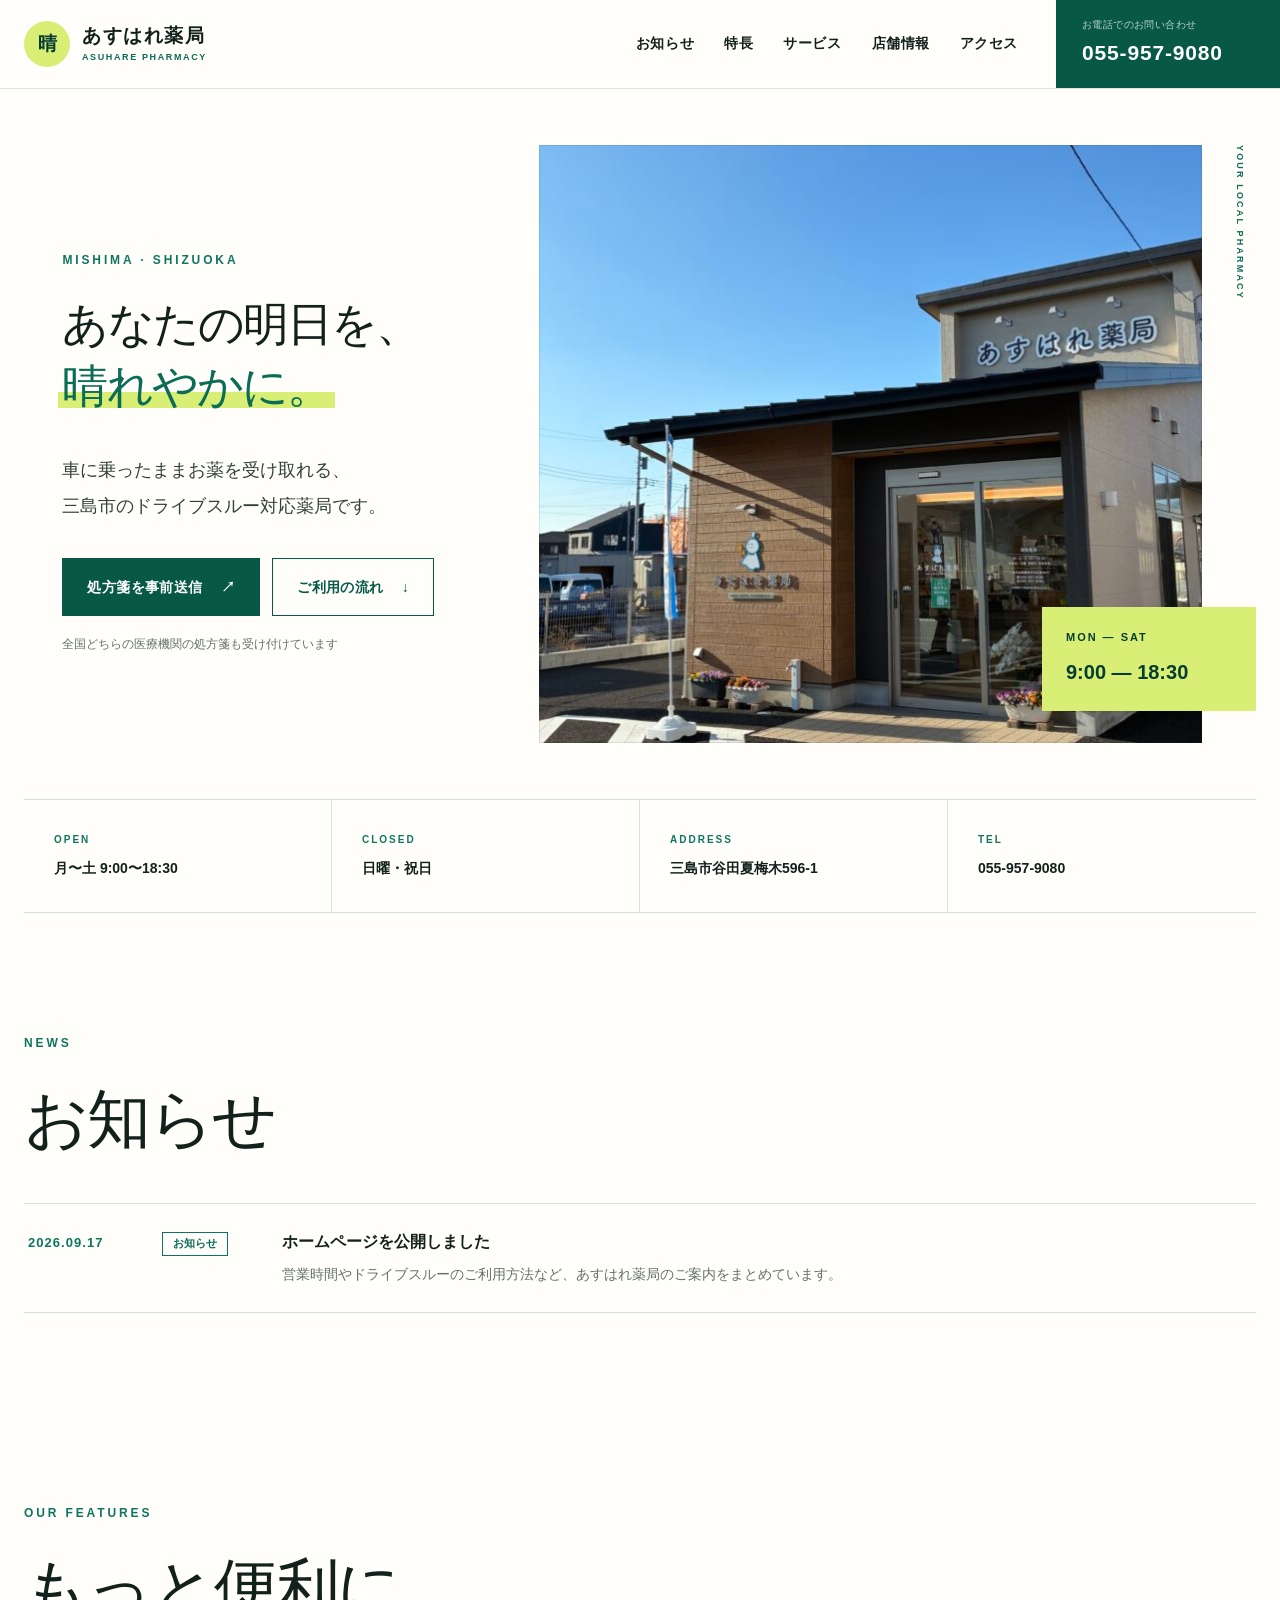
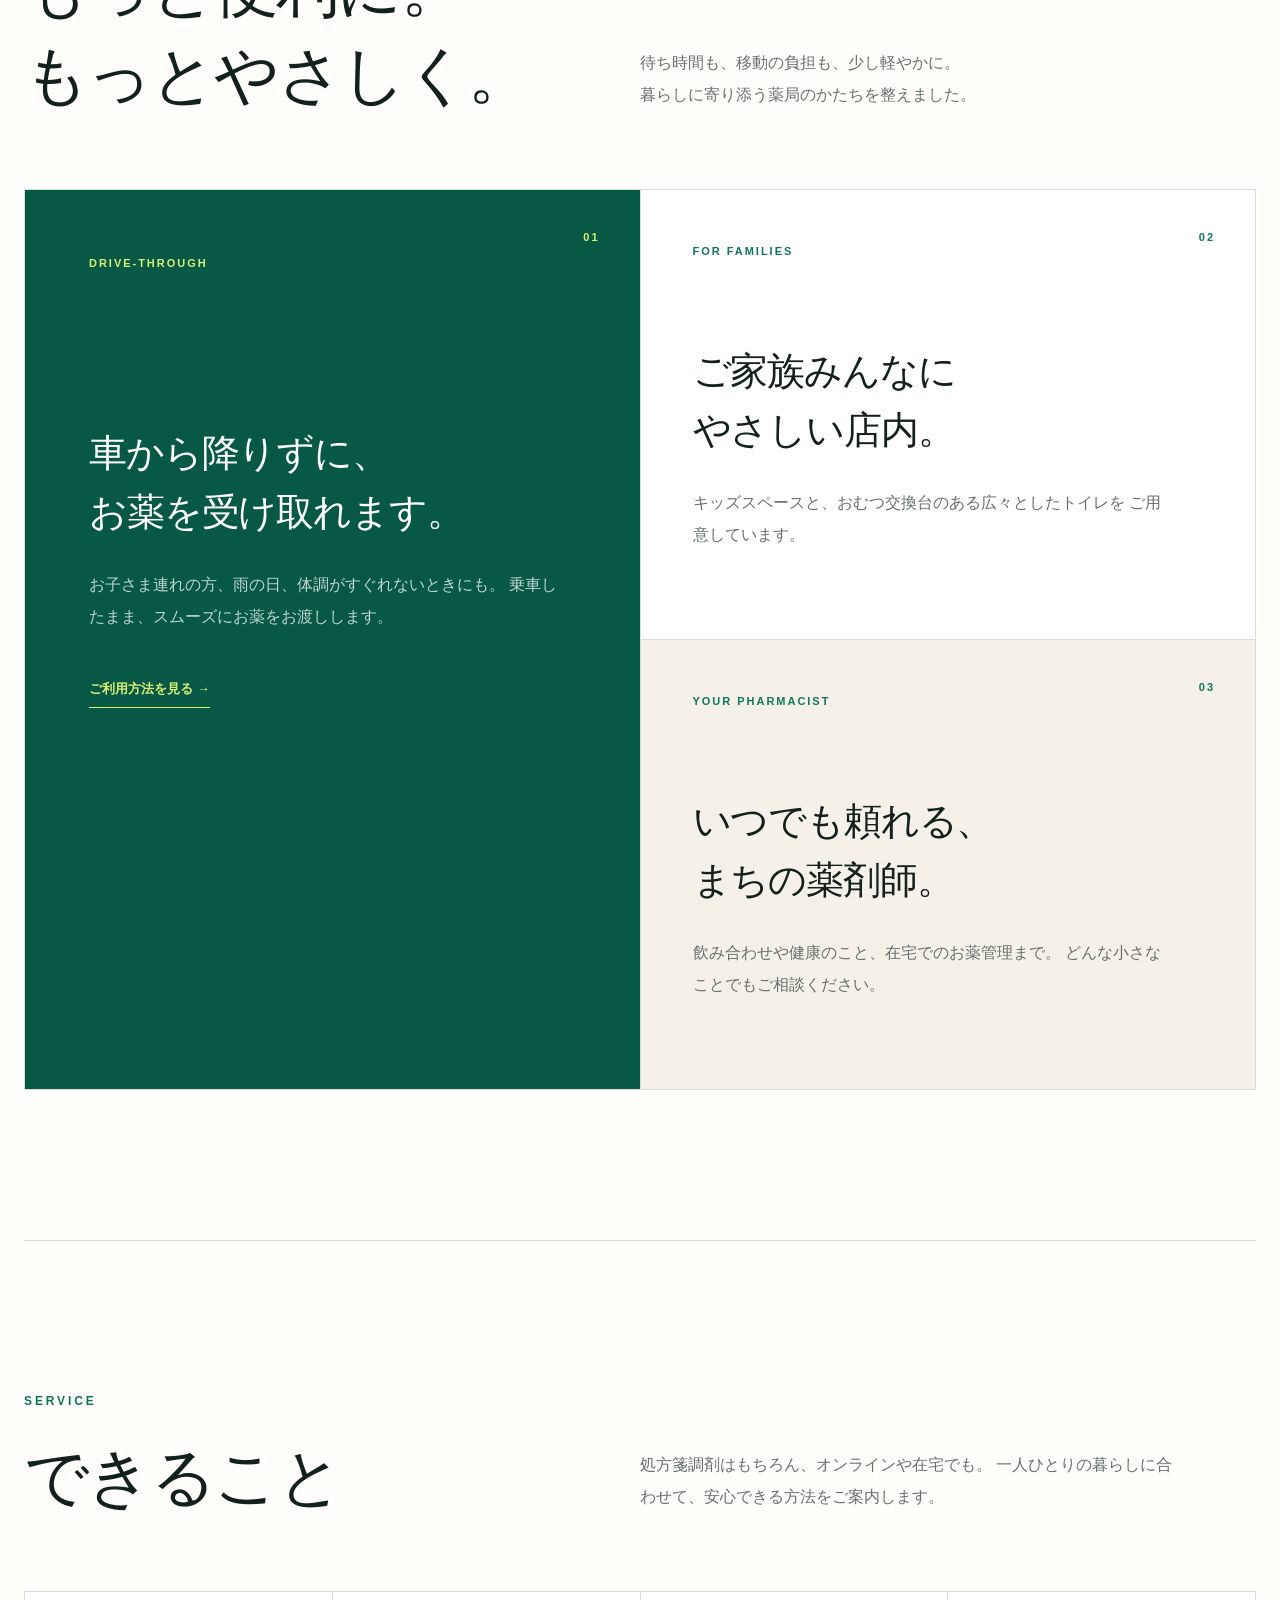
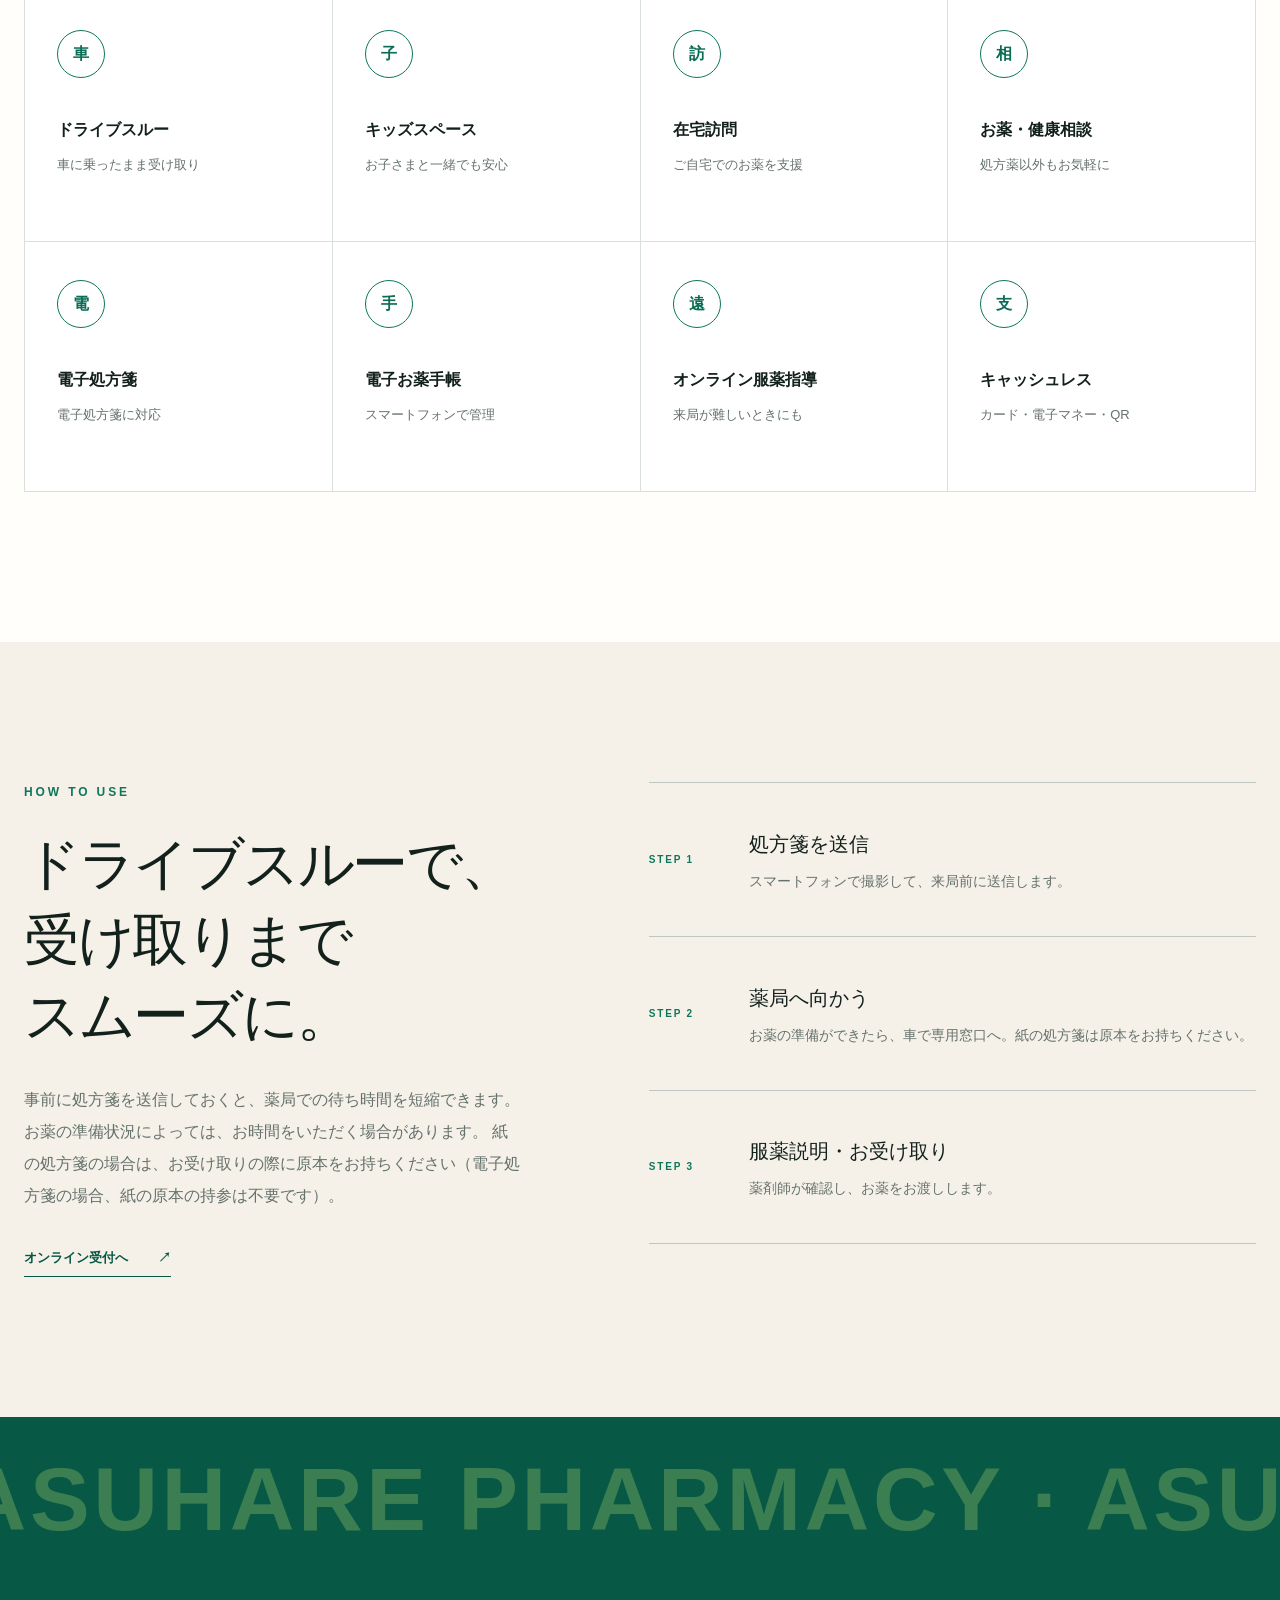
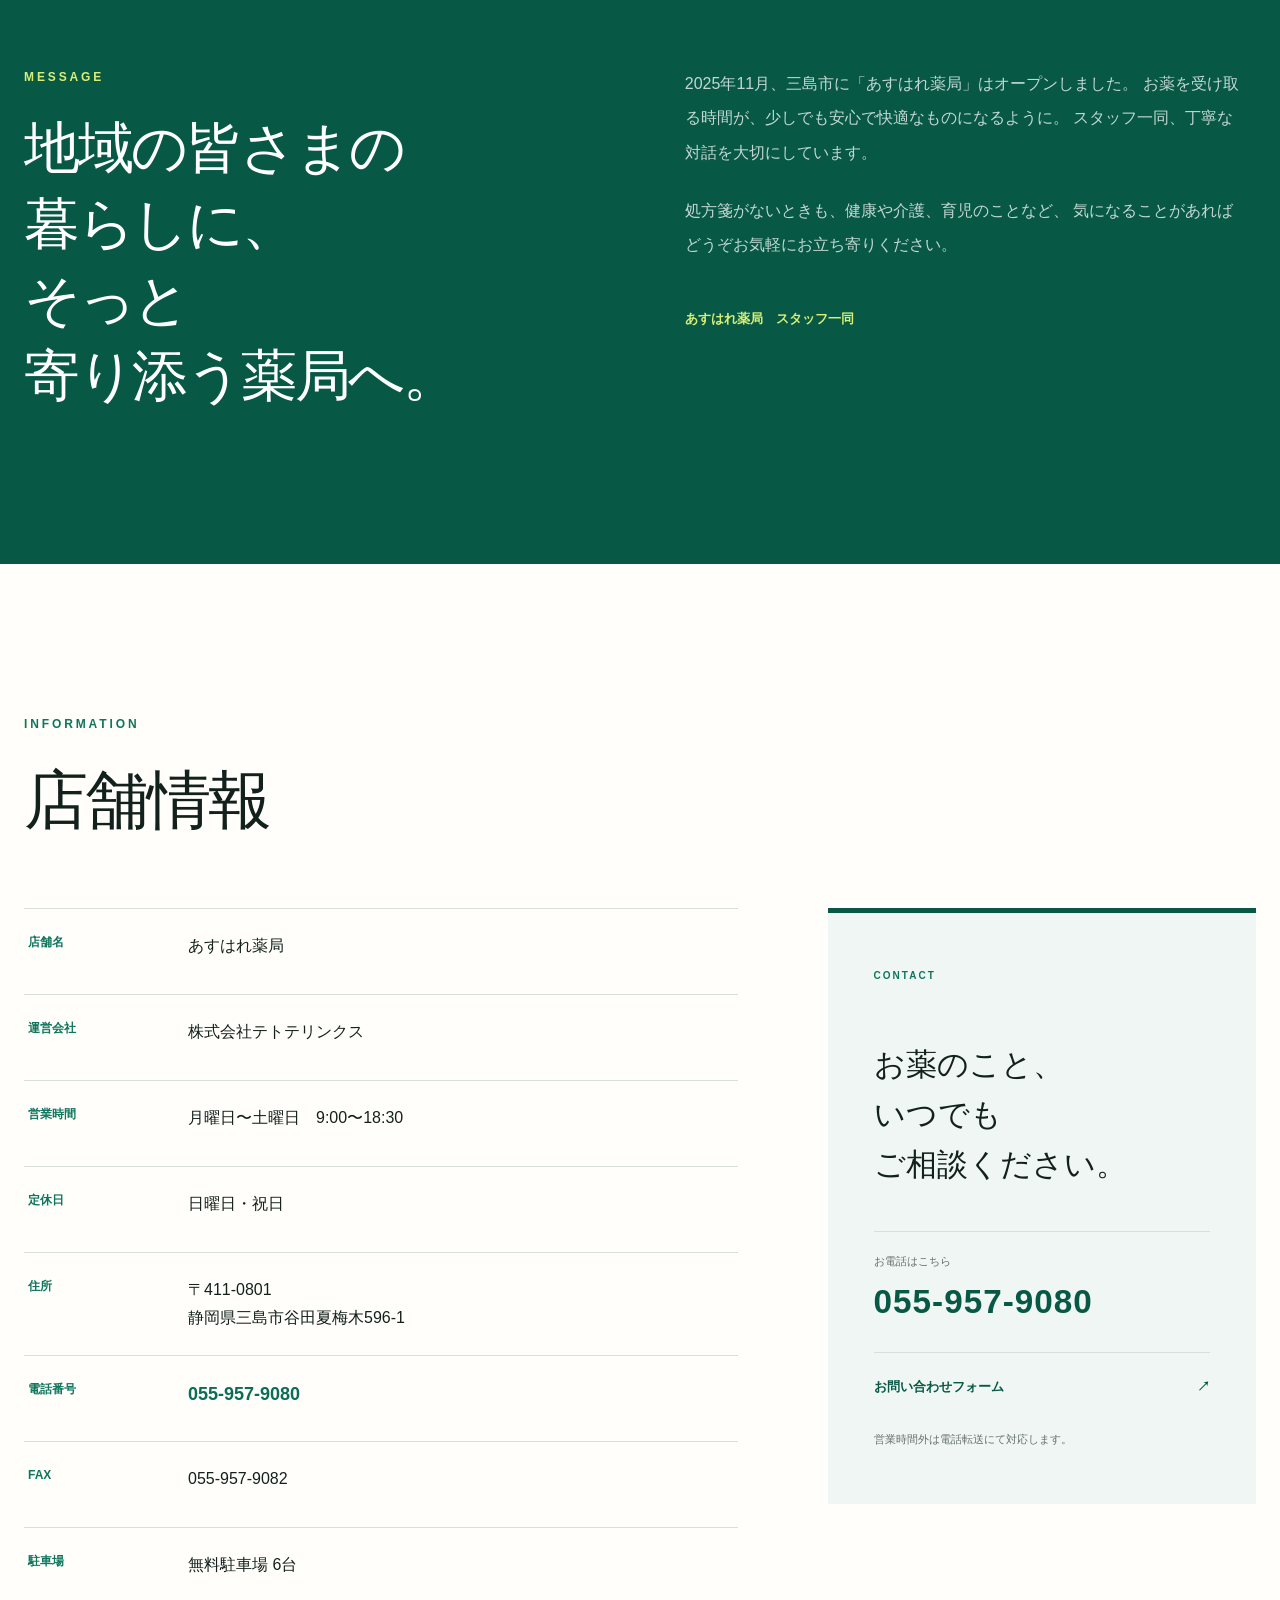
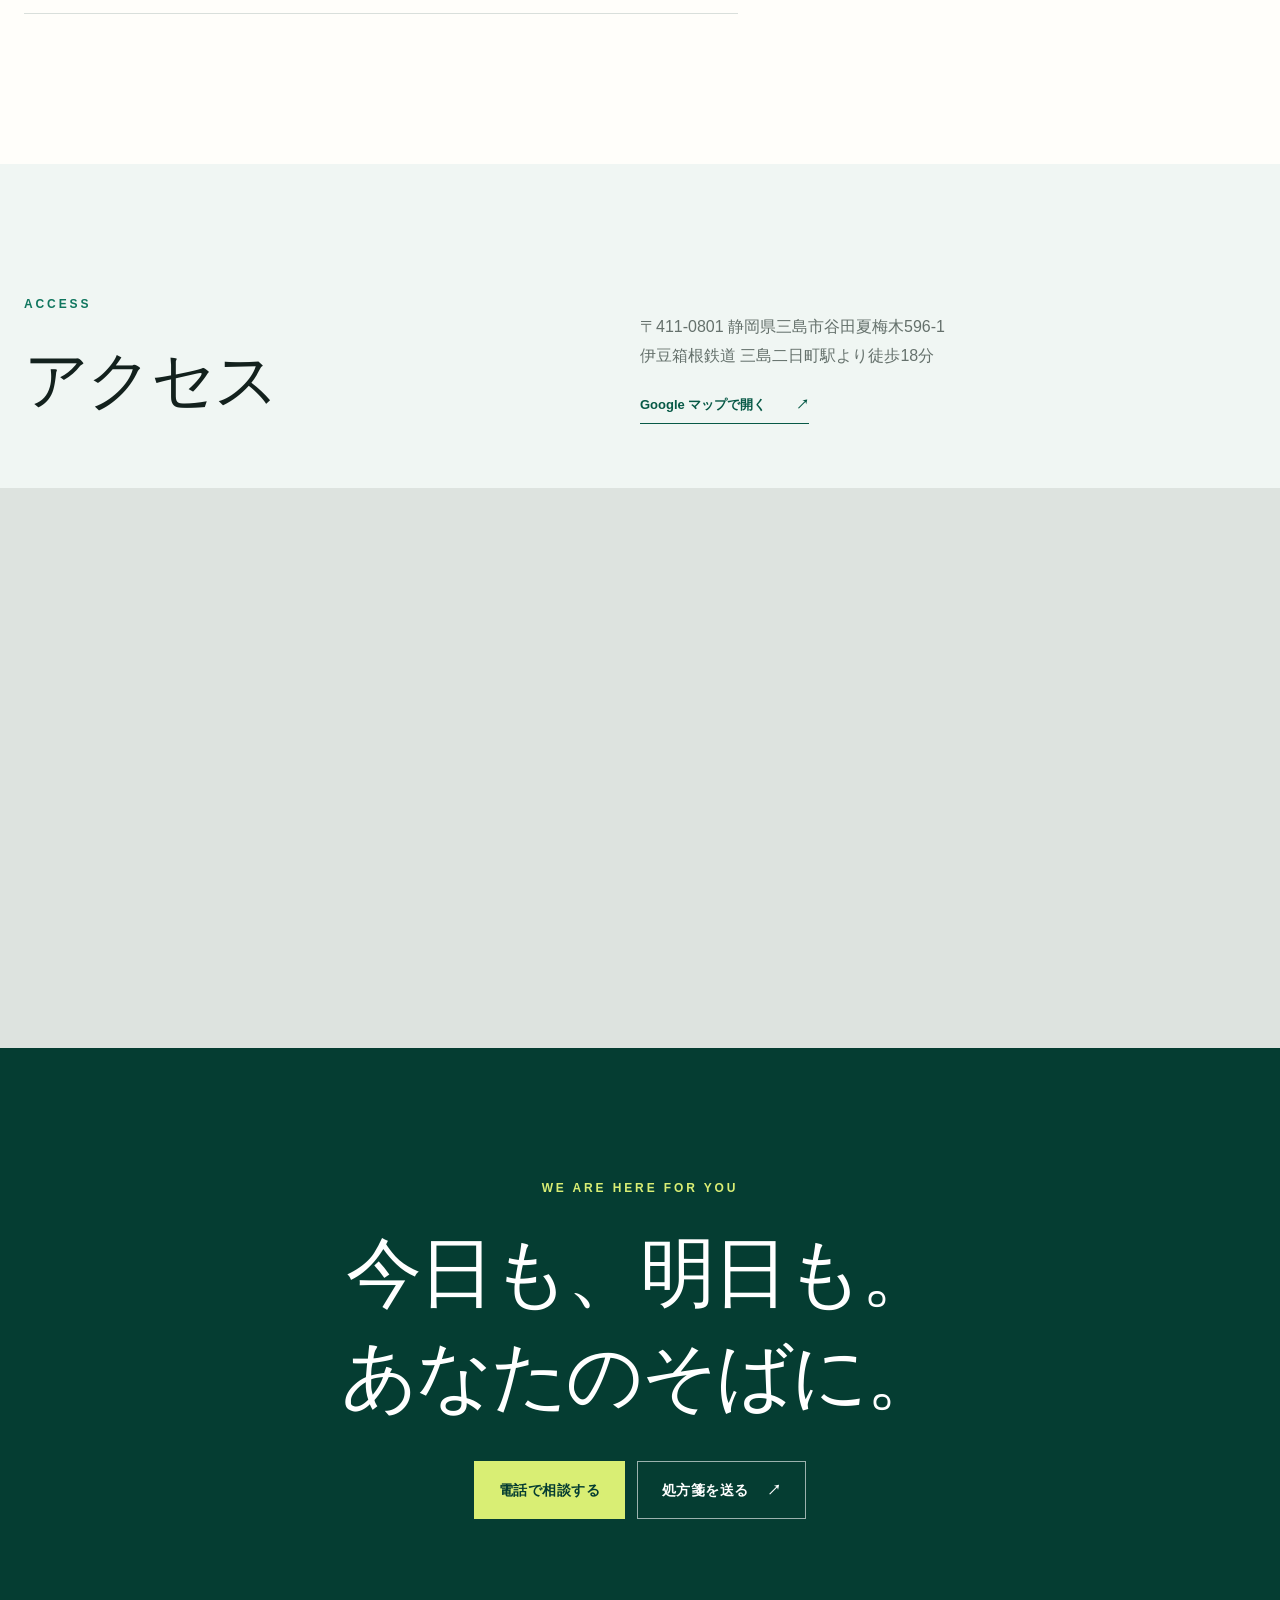
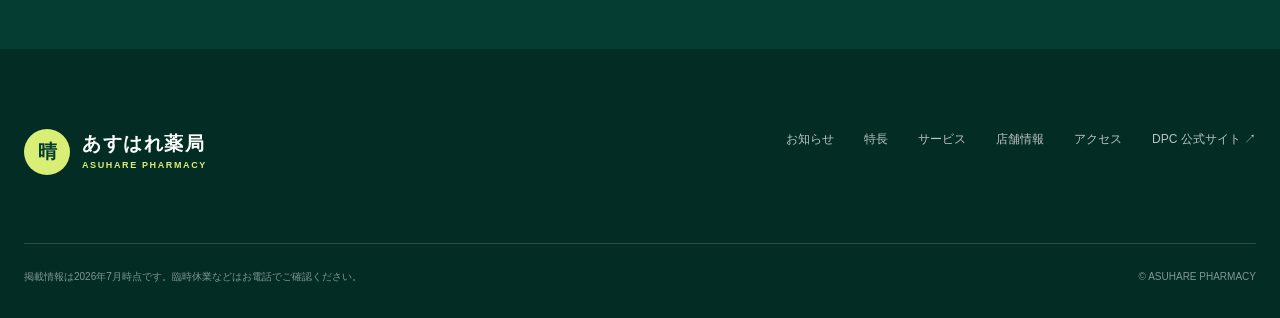
<file: index.html>
<!DOCTYPE html>
<html lang="ja">
  <head>
    <meta charset="utf-8"/>
    <meta name="viewport" content="width=device-width, initial-scale=1"/>
    <link rel="preload" href="images/asuhare-exterior.jpeg" as="image" fetchpriority="high"/>
    <link rel="stylesheet" href="assets/style.css"/>
    <title>あすはれ薬局｜三島市谷田のドライブスルー対応 調剤薬局</title>
    <meta name="description" content="静岡県三島市谷田夏梅木のあすはれ薬局。車に乗ったままお薬を受け取れるドライブスルー、処方箋の事前送信、電子処方箋、オンライン服薬指導、在宅訪問に対応。全国の医療機関の処方箋を受け付けています。無料駐車場6台・月〜土 9:00〜18:30。"/>
    <link rel="icon" href="favicon.ico" sizes="48x48"/>
    <link rel="icon" href="images/icon-192.png" type="image/png" sizes="192x192"/>
    <link rel="apple-touch-icon" href="images/apple-touch-icon.png"/>
    <meta name="keywords" content="あすはれ薬局,三島市,調剤薬局,ドライブスルー薬局,処方箋,オンライン服薬指導"/>
    <meta name="robots" content="index, follow"/>
    <link rel="canonical" href="https://tetote-links.co.jp/"/>
    <meta property="og:title" content="あすはれ薬局｜あなたの明日を、晴れやかに。"/>
    <meta property="og:description" content="三島市谷田のドライブスルー対応の調剤薬局。月〜土 9:00〜18:30・無料駐車場6台。"/>
    <meta property="og:url" content="https://tetote-links.co.jp/"/>
    <meta property="og:image" content="https://tetote-links.co.jp/images/asuhare-exterior.jpeg"/>
    <meta property="og:image:width" content="800"/>
    <meta property="og:image:height" content="600"/>
    <meta property="og:image:alt" content="あすはれ薬局の外観"/>
    <meta property="og:site_name" content="あすはれ薬局"/>
    <meta property="og:type" content="website"/>
    <meta property="og:locale" content="ja_JP"/>
    <meta name="twitter:card" content="summary_large_image"/>
    <meta name="twitter:title" content="あすはれ薬局"/>
    <meta name="twitter:description" content="三島市のドライブスルー対応薬局。"/>
    <meta name="twitter:image" content="https://tetote-links.co.jp/images/asuhare-exterior.jpeg"/>
    <meta name="theme-color" content="#075946"/>
  </head>
  <body><a class="skip-link" href="#main">本文へ移動</a>
    <header class="site-header">
      <div class="header-inner"><a class="brand" href="#top" aria-label="あすはれ薬局 ホーム"><span class="brand-mark" aria-hidden="true">晴</span><span class="brand-copy"><strong>あすはれ薬局</strong><small>ASUHARE PHARMACY</small></span></a>
        <nav class="desktop-nav" aria-label="メインナビゲーション"><a href="#news">お知らせ</a><a href="#features">特長</a><a href="#services">サービス</a><a href="#information">店舗情報</a><a href="#access">アクセス</a>
        </nav>
        <a class="header-phone" href="tel:0559579080"><small>お電話でのお問い合わせ</small><strong>055-957-9080</strong></a>
        <details class="mobile-menu">
          <summary aria-label="メニュー"><span></span><span></span><span></span>
          </summary>
          <nav aria-label="モバイルナビゲーション"><a href="#news">お知らせ</a><a href="#features">特長</a><a href="#services">サービス</a><a href="#information">店舗情報</a><a href="#access">アクセス</a><a href="tel:0559579080">電話する</a>
          </nav>
        </details>
      </div>
    </header>
    <main id="main">
      <section class="hero" id="top">
        <div class="hero-copy">
          <p class="eyebrow">MISHIMA · SHIZUOKA
          </p>
          <h1>あなたの明日を、<br/><em>晴れやかに。</em>
          </h1>
          <p class="hero-lead">車に乗ったままお薬を受け取れる、<br class="desktop-only"/>三島市のドライブスルー対応薬局です。
          </p>
          <div class="hero-actions"><a class="button button-primary" href="https://clinics-app.com/pharmacy/88a5de13-a0f6-4448-9841-a842852be4b9" target="_blank" rel="noreferrer">処方箋を事前送信<span aria-hidden="true">↗</span></a><a class="button button-secondary" href="#drive-through">ご利用の流れ<span aria-hidden="true">↓</span></a>
          </div>
          <p class="hero-note">全国どちらの医療機関の処方箋も受け付けています
          </p>
        </div>
        <div class="hero-visual">
          <div class="photo-frame"><img src="images/asuhare-exterior.jpeg" width="800" height="600" alt="青空の下に立つ、あすはれ薬局の外観" fetchpriority="high"/>
        </div>
        <div class="hero-badge" aria-label="月曜日から土曜日まで営業"><strong>MON — SAT</strong><span>9:00 — 18:30</span>
        </div>
        <p class="vertical-label" aria-hidden="true">YOUR LOCAL PHARMACY
        </p>
      </div>
    </section>
    <section class="quick-info" aria-label="店舗の基本情報">
      <div><span>OPEN</span><strong>月〜土 9:00〜18:30</strong>
      </div>
      <div><span>CLOSED</span><strong>日曜・祝日</strong>
      </div>
      <div><span>ADDRESS</span><strong>三島市谷田夏梅木596-1</strong>
      </div>
      <a href="tel:0559579080"><span>TEL</span><strong>055-957-9080</strong></a>
    </section>
    <!--
      お知らせ欄。中身は Google スプレッドシート（テトテリンクス管理）から読み込む。
      data-src に「ウェブに公開」した CSV の URL を入れる。空のとき・読めないときは下の <li> をそのまま表示する。
    -->
    <section class="section news-section" id="news" aria-labelledby="news-title">
      <div class="section-heading compact-heading">
        <p class="eyebrow">NEWS
        </p>
        <h2 id="news-title">お知らせ
        </h2>
      </div>
      <ol class="news-list" id="news-list" data-src="https://docs.google.com/spreadsheets/d/e/2PACX-1vTAcUVEF3RhwAatGSGblf3-DzFECgvtXFJbr_VBQuGIK9GrYA4B8jrDFzPQG66TZd062Lbc3JS5svJB/pub?gid=1134661665&amp;single=true&amp;output=csv">
        <li class="news-item"><time datetime="2026-09-17">2026.09.17</time><span class="news-tag">お知らせ</span>
          <div class="news-text">
            <h3>ホームページを公開しました</h3>
            <p>営業時間やドライブスルーのご利用方法など、あすはれ薬局のご案内をまとめています。</p>
          </div>
        </li>
      </ol>
      <details class="news-more" id="news-more" hidden>
        <summary>過去のお知らせを見る</summary>
        <ol class="news-list" id="news-older"></ol>
      </details>
    </section>
    <section class="section features-section" id="features">
      <div class="section-heading">
        <p class="eyebrow">OUR FEATURES
        </p>
        <h2>もっと便利に。<br/>もっとやさしく。
        </h2>
        <p>待ち時間も、移動の負担も、少し軽やかに。<br/>暮らしに寄り添う薬局のかたちを整えました。
        </p>
      </div>
      <div class="feature-list">
        <article class="feature-card feature-card-large">
          <div class="feature-number">01
          </div>
          <p class="feature-en">DRIVE-THROUGH
          </p>
          <h3>車から降りずに、<br/>お薬を受け取れます。
          </h3>
          <p>お子さま連れの方、雨の日、体調がすぐれないときにも。 乗車したまま、スムーズにお薬をお渡しします。
          </p>
          <a href="#drive-through">ご利用方法を見る <span aria-hidden="true">→</span></a>
        </article>
        <article class="feature-card">
          <div class="feature-number">02
          </div>
          <p class="feature-en">FOR FAMILIES
          </p>
          <h3>ご家族みんなに<br/>やさしい店内。
          </h3>
          <p>キッズスペースと、おむつ交換台のある広々としたトイレを ご用意しています。
          </p>
        </article>
        <article class="feature-card feature-card-accent">
          <div class="feature-number">03
          </div>
          <p class="feature-en">YOUR PHARMACIST
          </p>
          <h3>いつでも頼れる、<br/>まちの薬剤師。
          </h3>
          <p>飲み合わせや健康のこと、在宅でのお薬管理まで。 どんな小さなことでもご相談ください。
          </p>
        </article>
      </div>
    </section>
    <section class="section service-section" id="services">
      <div class="service-intro">
        <div>
          <p class="eyebrow">SERVICE
          </p>
          <h2>できること
          </h2>
        </div>
        <p>処方箋調剤はもちろん、オンラインや在宅でも。 一人ひとりの暮らしに合わせて、安心できる方法をご案内します。
        </p>
      </div>
      <div class="service-grid">
        <article class="service-card"><span class="service-mark" aria-hidden="true">車</span>
          <h3>ドライブスルー
          </h3>
          <p>車に乗ったまま受け取り
          </p>
        </article>
        <article class="service-card"><span class="service-mark" aria-hidden="true">子</span>
          <h3>キッズスペース
          </h3>
          <p>お子さまと一緒でも安心
          </p>
        </article>
        <article class="service-card"><span class="service-mark" aria-hidden="true">訪</span>
          <h3>在宅訪問
          </h3>
          <p>ご自宅でのお薬を支援
          </p>
        </article>
        <article class="service-card"><span class="service-mark" aria-hidden="true">相</span>
          <h3>お薬・健康相談
          </h3>
          <p>処方薬以外もお気軽に
          </p>
        </article>
        <article class="service-card"><span class="service-mark" aria-hidden="true">電</span>
          <h3>電子処方箋
          </h3>
          <p>電子処方箋に対応
          </p>
        </article>
        <article class="service-card"><span class="service-mark" aria-hidden="true">手</span>
          <h3>電子お薬手帳
          </h3>
          <p>スマートフォンで管理
          </p>
        </article>
        <article class="service-card"><span class="service-mark" aria-hidden="true">遠</span>
          <h3>オンライン服薬指導
          </h3>
          <p>来局が難しいときにも
          </p>
        </article>
        <article class="service-card"><span class="service-mark" aria-hidden="true">支</span>
          <h3>キャッシュレス
          </h3>
          <p>カード・電子マネー・QR
          </p>
        </article>
      </div>
    </section>
    <section class="drive-section" id="drive-through">
      <div class="drive-inner">
        <div class="drive-copy">
          <p class="eyebrow">HOW TO USE
          </p>
          <h2>ドライブスルーで、<br/>受け取りまでスムーズに。
          </h2>
          <p>事前に処方箋を送信しておくと、薬局での待ち時間を短縮できます。 お薬の準備状況によっては、お時間をいただく場合があります。 紙の処方箋の場合は、お受け取りの際に原本をお持ちください（電子処方箋の場合、紙の原本の持参は不要です）。
          </p>
          <a class="text-link" href="https://clinics-app.com/pharmacy/88a5de13-a0f6-4448-9841-a842852be4b9" target="_blank" rel="noreferrer">オンライン受付へ <span aria-hidden="true">↗</span></a>
        </div>
        <ol class="drive-steps">
          <li><span>STEP 1</span>
            <div>
              <h3>処方箋を送信
              </h3>
              <p>スマートフォンで撮影して、来局前に送信します。
              </p>
            </div>
          </li>
          <li><span>STEP 2</span>
            <div>
              <h3>薬局へ向かう
              </h3>
              <p>お薬の準備ができたら、車で専用窓口へ。紙の処方箋は原本をお持ちください。
              </p>
            </div>
          </li>
          <li><span>STEP 3</span>
            <div>
              <h3>服薬説明・お受け取り
              </h3>
              <p>薬剤師が確認し、お薬をお渡しします。
              </p>
            </div>
          </li>
        </ol>
      </div>
    </section>
    <section class="message-section">
      <div class="message-rule" aria-hidden="true">ASUHARE PHARMACY · ASUHARE PHARMACY · ASUHARE PHARMACY
      </div>
      <div class="message-inner">
        <div>
          <p class="eyebrow">MESSAGE
          </p>
          <h2>地域の皆さまの暮らしに、<br/>そっと寄り添う薬局へ。
          </h2>
        </div>
        <div class="message-body">
          <p>2025年11月、三島市に「あすはれ薬局」はオープンしました。 お薬を受け取る時間が、少しでも安心で快適なものになるように。 スタッフ一同、丁寧な対話を大切にしています。
          </p>
          <p>処方箋がないときも、健康や介護、育児のことなど、 気になることがあればどうぞお気軽にお立ち寄りください。
          </p>
          <p class="message-sign">あすはれ薬局　スタッフ一同
          </p>
        </div>
      </div>
    </section>
    <section class="section information-section" id="information">
      <div class="section-heading compact-heading">
        <p class="eyebrow">INFORMATION
        </p>
        <h2>店舗情報
        </h2>
      </div>
      <div class="information-layout">
        <dl class="information-list">
          <div>
            <dt>店舗名
            </dt>
            <dd>あすはれ薬局
            </dd>
          </div>
          <div>
            <dt>運営会社
            </dt>
            <dd>株式会社テトテリンクス
            </dd>
          </div>
          <div>
            <dt>営業時間
            </dt>
            <dd>月曜日〜土曜日　9:00〜18:30
            </dd>
          </div>
          <div>
            <dt>定休日
            </dt>
            <dd>日曜日・祝日
            </dd>
          </div>
          <div>
            <dt>住所
            </dt>
            <dd>〒411-0801<br/>静岡県三島市谷田夏梅木596-1
            </dd>
          </div>
          <div>
            <dt>電話番号
            </dt>
            <dd><a href="tel:0559579080">055-957-9080</a>
            </dd>
          </div>
          <div>
            <dt>FAX
            </dt>
            <dd>055-957-9082
            </dd>
          </div>
          <div>
            <dt>駐車場
            </dt>
            <dd>無料駐車場 6台
            </dd>
          </div>
        </dl>
        <aside class="contact-panel">
          <p class="contact-label">CONTACT
          </p>
          <h3>お薬のこと、<br/>いつでもご相談ください。
          </h3>
          <a class="contact-phone" href="tel:0559579080"><span>お電話はこちら</span><strong>055-957-9080</strong></a><a class="contact-mail" href="https://dpc-net.ne.jp/store-contact/?store=shizuoka-asuhare" target="_blank" rel="noreferrer">お問い合わせフォーム <span aria-hidden="true">↗</span></a><small>営業時間外は電話転送にて対応します。</small>
        </aside>
      </div>
    </section>
    <section class="access-section" id="access">
      <div class="access-heading">
        <div>
          <p class="eyebrow">ACCESS
          </p>
          <h2>アクセス
          </h2>
        </div>
        <div>
          <p>〒411-0801 静岡県三島市谷田夏梅木596-1
          </p>
          <p>伊豆箱根鉄道 三島二日町駅より徒歩18分
          </p>
          <a class="text-link" href="https://maps.app.goo.gl/BbsED3E1cP4ga5xw5" target="_blank" rel="noreferrer">Google マップで開く <span aria-hidden="true">↗</span></a>
        </div>
      </div>
      <div class="map-wrap"><iframe title="あすはれ薬局 周辺地図" src="https://maps.google.co.jp/maps?output=embed&amp;q=35.1083936%2C138.9353442&amp;z=16" width="100%" height="560" loading="lazy" referrerPolicy="no-referrer-when-downgrade"></iframe>
      </div>
    </section>
    <section class="final-cta">
      <p class="eyebrow">WE ARE HERE FOR YOU
      </p>
      <h2>今日も、明日も。<br/>あなたのそばに。
      </h2>
      <div class="final-actions"><a class="button button-light" href="tel:0559579080">電話で相談する</a><a class="button button-outline-light" href="https://clinics-app.com/pharmacy/88a5de13-a0f6-4448-9841-a842852be4b9" target="_blank" rel="noreferrer">処方箋を送る <span aria-hidden="true">↗</span></a>
      </div>
    </section>
  </main>
  <footer class="site-footer">
    <div class="footer-main"><a class="brand brand-footer" href="#top"><span class="brand-mark" aria-hidden="true">晴</span><span class="brand-copy"><strong>あすはれ薬局</strong><small>ASUHARE PHARMACY</small></span></a>
      <div class="footer-links"><a href="#news">お知らせ</a><a href="#features">特長</a><a href="#services">サービス</a><a href="#information">店舗情報</a><a href="#access">アクセス</a><a href="https://dpc-net.ne.jp/" target="_blank" rel="noreferrer">DPC 公式サイト ↗</a>
      </div>
    </div>
    <div class="footer-bottom">
      <p>掲載情報は2026年7月時点です。臨時休業などはお電話でご確認ください。
      </p>
      <p>© ASUHARE PHARMACY
      </p>
    </div>
  </footer>
  <nav class="mobile-fixed" aria-label="クイックアクション"><a href="tel:0559579080">電話する</a><a href="https://clinics-app.com/pharmacy/88a5de13-a0f6-4448-9841-a842852be4b9" target="_blank" rel="noreferrer">処方箋を送る</a>
  </nav>
  <script type="application/ld+json">{"@context":"https://schema.org","@graph":[{"@type":"Pharmacy","@id":"https://tetote-links.co.jp/#pharmacy","name":"あすはれ薬局","alternateName":"ASUHARE PHARMACY","description":"静岡県三島市谷田のドライブスルー対応の調剤薬局。処方箋の事前送信、電子処方箋、オンライン服薬指導、在宅訪問に対応。","url":"https://tetote-links.co.jp/","image":"https://tetote-links.co.jp/images/asuhare-exterior.jpeg","logo":"https://tetote-links.co.jp/images/icon-192.png","telephone":"+81-55-957-9080","faxNumber":"+81-55-957-9082","email":"asuhare.ph@tetote-links.com","address":{"@type":"PostalAddress","postalCode":"411-0801","addressRegion":"静岡県","addressLocality":"三島市","streetAddress":"谷田夏梅木596-1","addressCountry":"JP"},"geo":{"@type":"GeoCoordinates","latitude":35.1083936,"longitude":138.9353442},"hasMap":"https://maps.app.goo.gl/BbsED3E1cP4ga5xw5","openingHoursSpecification":[{"@type":"OpeningHoursSpecification","dayOfWeek":["Monday","Tuesday","Wednesday","Thursday","Friday","Saturday"],"opens":"09:00","closes":"18:30"}],"paymentAccepted":"現金, クレジットカード, 電子マネー, QRコード決済","currenciesAccepted":"JPY","amenityFeature":[{"@type":"LocationFeatureSpecification","name":"ドライブスルー","value":true},{"@type":"LocationFeatureSpecification","name":"キッズスペース","value":true},{"@type":"LocationFeatureSpecification","name":"おむつ交換台","value":true},{"@type":"LocationFeatureSpecification","name":"無料駐車場（6台）","value":true}],"parentOrganization":{"@id":"https://tetote-links.co.jp/#organization"},"sameAs":["https://dpc-net.ne.jp/storeinfo/shizuoka/shizuoka-asuhare/","https://clinics-app.com/pharmacy/88a5de13-a0f6-4448-9841-a842852be4b9"]},{"@type":"Organization","@id":"https://tetote-links.co.jp/#organization","name":"株式会社テトテリンクス","alternateName":"Tetote Links Inc.","url":"https://tetote-links.co.jp/"},{"@type":"WebSite","@id":"https://tetote-links.co.jp/#website","url":"https://tetote-links.co.jp/","name":"あすはれ薬局","inLanguage":"ja","publisher":{"@id":"https://tetote-links.co.jp/#organization"}}]}
  </script>
  <script>
    // スマホメニュー：項目を選んだら閉じる（開いたままだと移動先の本文を覆うため）
    document.querySelectorAll('.mobile-menu nav a').forEach(function (a) {
      a.addEventListener('click', function () { a.closest('details').open = false; });
    });

    // お知らせ：Google スプレッドシート（CSV で公開）を読んで並べ直す。
    // 列は見出しの名前で探すので、並び順を入れ替えても動く（日付・種類・見出し・本文・リンク・掲載）。
    // 読めなかったときは何もしない＝HTML に書いてある既定のお知らせが残る。
    (function () {
      var list = document.getElementById('news-list');
      var src = list && list.getAttribute('data-src');
      if (!src) return;
      var SHOW = 5, MAX = 30;

      function parseCSV(text) {
        var rows = [], row = [], cell = '', q = false;
        text = text.replace(/^﻿/, '');
        for (var i = 0; i < text.length; i++) {
          var c = text[i];
          if (q) {
            if (c === '"') { if (text[i + 1] === '"') { cell += '"'; i++; } else { q = false; } }
            else cell += c;
          } else if (c === '"' && cell === '') q = true;
          else if (c === ',') { row.push(cell); cell = ''; }
          else if (c === '\n' || c === '\r') {
            if (c === '\r' && text[i + 1] === '\n') i++;
            row.push(cell); rows.push(row); row = []; cell = '';
          } else cell += c;
        }
        if (cell !== '' || row.length) { row.push(cell); rows.push(row); }
        return rows;
      }
      function col(head, re) {
        for (var i = 0; i < head.length; i++) if (re.test(head[i])) return i;
        return -1;
      }
      function parseDate(s) {
        var m = /(\d{4})\D+(\d{1,2})\D+(\d{1,2})/.exec(s || '');
        if (!m) return null;
        var d = new Date(+m[1], +m[2] - 1, +m[3]);
        return isNaN(d) ? null : d;
      }
      function pad(n) { return (n < 10 ? '0' : '') + n; }
      function el(tag, cls, text) {
        var e = document.createElement(tag);
        if (cls) e.className = cls;
        if (text != null) e.textContent = text;
        return e;
      }
      function item(n) {
        var li = el('li', 'news-item');
        var t = el('time', null, n.date.getFullYear() + '.' + pad(n.date.getMonth() + 1) + '.' + pad(n.date.getDate()));
        t.setAttribute('datetime', n.date.getFullYear() + '-' + pad(n.date.getMonth() + 1) + '-' + pad(n.date.getDate()));
        li.appendChild(t);
        var tag = el('span', 'news-tag', n.kind);
        if (!n.kind) tag.className += ' is-empty';
        tag.setAttribute('data-kind', n.kind);
        li.appendChild(tag);
        var box = el('div', 'news-text');
        box.appendChild(el('h3', null, n.title));
        if (n.body) box.appendChild(el('p', null, n.body));
        if (/^(https?:\/\/|tel:)/i.test(n.link)) {
          var a = el('a', 'news-link', /^tel:/i.test(n.link) ? '電話する' : '詳しく見る');
          a.href = n.link;
          if (!/^tel:/i.test(n.link)) { a.target = '_blank'; a.rel = 'noopener'; }
          box.appendChild(a);
        }
        li.appendChild(box);
        return li;
      }

      fetch(src, { cache: 'no-store' })
        .then(function (r) { if (!r.ok) throw new Error(r.status); return r.text(); })
        .then(function (text) {
          var rows = parseCSV(text);
          if (rows.length < 1) return;
          var h = rows[0].map(function (x) { return x.trim(); });
          var iDate = col(h, /日付/), iTitle = col(h, /見出し|タイトル/);
          if (iDate < 0 || iTitle < 0) return; // 表の形が違う＝既定のまま
          var iKind = col(h, /種類|区分/), iBody = col(h, /本文|内容/), iLink = col(h, /リンク|URL/i), iShow = col(h, /掲載|表示/);
          var news = [];
          rows.slice(1).forEach(function (r, k) {
            var g = function (i) { return i < 0 ? '' : (r[i] || '').trim(); };
            var date = parseDate(g(iDate)), title = g(iTitle);
            if (!date || !title) return;
            if (/しない|非表示|×|✕|^no$|^false$|^0$/i.test(g(iShow))) return;
            news.push({ date: date, title: title, kind: g(iKind), body: g(iBody), link: g(iLink), order: k });
          });
          news.sort(function (a, b) { return (b.date - a.date) || (b.order - a.order); });
          news = news.slice(0, MAX);

          list.textContent = '';
          if (!news.length) { list.appendChild(el('li', 'news-empty', '現在、お知らせはありません。')); return; }
          news.slice(0, SHOW).forEach(function (n) { list.appendChild(item(n)); });
          if (news.length > SHOW) {
            var older = document.getElementById('news-older');
            news.slice(SHOW).forEach(function (n) { older.appendChild(item(n)); });
            document.getElementById('news-more').hidden = false;
          }
        })
        .catch(function () {});
    })();
  </script>
</body>
</html>
</file>
<file: assets/style.css>
/*! tailwindcss v4.2.1 | MIT License | https://tailwindcss.com */
@layer theme{:root,:host{--font-sans:ui-sans-serif, system-ui, sans-serif, "Apple Color Emoji", "Segoe UI Emoji", "Segoe UI Symbol", "Noto Color Emoji";--font-mono:ui-monospace, SFMono-Regular, Menlo, Monaco, Consolas, "Liberation Mono", "Courier New", monospace;--spacing:.25rem;--default-font-family:var(--font-sans);--default-mono-font-family:var(--font-mono)}}@layer base{*,:after,:before,::backdrop{box-sizing:border-box;border:0 solid;margin:0;padding:0}::file-selector-button{box-sizing:border-box;border:0 solid;margin:0;padding:0}html,:host{-webkit-text-size-adjust:100%;tab-size:4;line-height:1.5;font-family:var(--default-font-family,ui-sans-serif, system-ui, sans-serif, "Apple Color Emoji", "Segoe UI Emoji", "Segoe UI Symbol", "Noto Color Emoji");font-feature-settings:var(--default-font-feature-settings,normal);font-variation-settings:var(--default-font-variation-settings,normal);-webkit-tap-highlight-color:transparent}hr{height:0;color:inherit;border-top-width:1px}abbr:where([title]){-webkit-text-decoration:underline dotted;text-decoration:underline dotted}h1,h2,h3,h4,h5,h6{font-size:inherit;font-weight:inherit}a{color:inherit;-webkit-text-decoration:inherit;-webkit-text-decoration:inherit;-webkit-text-decoration:inherit;-webkit-text-decoration:inherit;text-decoration:inherit}b,strong{font-weight:bolder}code,kbd,samp,pre{font-family:var(--default-mono-font-family,ui-monospace, SFMono-Regular, Menlo, Monaco, Consolas, "Liberation Mono", "Courier New", monospace);font-feature-settings:var(--default-mono-font-feature-settings,normal);font-variation-settings:var(--default-mono-font-variation-settings,normal);font-size:1em}small{font-size:80%}sub,sup{vertical-align:baseline;font-size:75%;line-height:0;position:relative}sub{bottom:-.25em}sup{top:-.5em}table{text-indent:0;border-color:inherit;border-collapse:collapse}:-moz-focusring{outline:auto}progress{vertical-align:baseline}summary{display:list-item}ol,ul,menu{list-style:none}img,svg,video,canvas,audio,iframe,embed,object{vertical-align:middle;display:block}img,video{max-width:100%;height:auto}button,input,select,optgroup,textarea{font:inherit;font-feature-settings:inherit;font-variation-settings:inherit;letter-spacing:inherit;color:inherit;opacity:1;background-color:#0000;border-radius:0}::file-selector-button{font:inherit;font-feature-settings:inherit;font-variation-settings:inherit;letter-spacing:inherit;color:inherit;opacity:1;background-color:#0000;border-radius:0}:where(select:is([multiple],[size])) optgroup{font-weight:bolder}:where(select:is([multiple],[size])) optgroup option{padding-inline-start:20px}::file-selector-button{margin-inline-end:4px}::placeholder{opacity:1}@supports (not ((-webkit-appearance:-apple-pay-button))) or (contain-intrinsic-size:1px){::placeholder{color:currentColor}@supports (color:color-mix(in lab, red, red)){::placeholder{color:color-mix(in oklab, currentcolor 50%, transparent)}}}textarea{resize:vertical}::-webkit-search-decoration{-webkit-appearance:none}::-webkit-date-and-time-value{min-height:1lh;text-align:inherit}::-webkit-datetime-edit{display:inline-flex}::-webkit-datetime-edit-fields-wrapper{padding:0}::-webkit-datetime-edit{padding-block:0}::-webkit-datetime-edit-year-field{padding-block:0}::-webkit-datetime-edit-month-field{padding-block:0}::-webkit-datetime-edit-day-field{padding-block:0}::-webkit-datetime-edit-hour-field{padding-block:0}::-webkit-datetime-edit-minute-field{padding-block:0}::-webkit-datetime-edit-second-field{padding-block:0}::-webkit-datetime-edit-millisecond-field{padding-block:0}::-webkit-datetime-edit-meridiem-field{padding-block:0}::-webkit-calendar-picker-indicator{line-height:1}:-moz-ui-invalid{box-shadow:none}button,input:where([type=button],[type=reset],[type=submit]){appearance:button}::file-selector-button{appearance:button}::-webkit-inner-spin-button{height:auto}::-webkit-outer-spin-button{height:auto}[hidden]:where(:not([hidden=until-found])){display:none!important}}@layer components;@layer utilities{.start{inset-inline-start:var(--spacing)}.table{display:table}}:root{--green-950:#053d32;--green-900:#075946;--green-800:#0b6d55;--green-700:#0f765e;--green-100:#dcebe5;--green-50:#f0f6f3;--lime:#d9ee74;--cream:#f5f1e8;--paper:#fffefa;--ink:#13211d;--muted:#65716c;--line:#d9dfdb;--white:#fff;--max:1240px}*{box-sizing:border-box}html{scroll-behavior:smooth;scroll-padding-top:88px}body{background:var(--paper);color:var(--ink);text-rendering:optimizelegibility;-webkit-font-smoothing:antialiased;margin:0;font-family:Noto Sans JP,Hiragino Kaku Gothic ProN,Yu Gothic,Meiryo,sans-serif;font-size:16px;line-height:1.8}body,button,a{-webkit-tap-highlight-color:transparent}a{color:inherit;text-decoration:none}img{max-width:100%;display:block}button,summary{font:inherit}::selection{background:var(--lime);color:var(--green-950)}.skip-link{z-index:999;background:var(--green-950);color:#fff;padding:10px 16px;transition:transform .2s;position:fixed;top:8px;left:8px;transform:translateY(-160%)}.skip-link:focus{transform:translateY(0)}.site-header{z-index:50;-webkit-backdrop-filter:blur(16px);backdrop-filter:blur(16px);background:#fffefaf5;border-bottom:1px solid #053d321f;position:sticky;top:0}.header-inner{align-items:center;gap:38px;width:min(100% - 48px,1400px);height:88px;margin:0 auto;display:flex}.brand{flex:none;align-items:center;gap:12px;display:inline-flex}.brand-mark{background:var(--lime);width:46px;height:46px;color:var(--green-950);border-radius:50%;place-items:center;font-family:Yu Mincho,Hiragino Mincho ProN,serif;font-size:19px;font-weight:700;display:grid}.brand-copy{flex-direction:column;line-height:1;display:flex}.brand-copy strong{letter-spacing:.08em;font-size:19px;font-weight:700}.brand-copy small{color:var(--green-800);letter-spacing:.18em;margin-top:8px;font-family:Arial,Helvetica,sans-serif;font-size:9px;font-weight:700}.desktop-nav{align-items:center;gap:30px;margin-left:auto;display:flex}.desktop-nav a{letter-spacing:.04em;font-size:14px;font-weight:600;position:relative}.desktop-nav a:after{background:var(--green-700);content:"";transform-origin:100%;height:2px;transition:transform .25s;position:absolute;bottom:-8px;left:0;right:0;transform:scaleX(0)}.desktop-nav a:hover:after,.desktop-nav a:focus-visible:after{transform-origin:0;transform:scaleX(1)}.header-phone{background:var(--green-900);color:#fff;flex-direction:column;justify-content:center;min-width:224px;height:88px;margin-right:-24px;padding:0 26px;display:flex}.header-phone small{color:#ffffffb8;letter-spacing:.04em;font-size:10px}.header-phone strong{letter-spacing:.04em;font-family:Arial,Helvetica,sans-serif;font-size:21px}.mobile-menu{display:none}.hero{grid-template-columns:minmax(420px,.82fr) minmax(520px,1.18fr);width:min(100% - 48px,1400px);min-height:710px;margin:0 auto;display:grid}.hero-copy{flex-direction:column;justify-content:center;padding:90px 6vw 72px 3vw;display:flex}.eyebrow{color:var(--green-700);letter-spacing:.24em;margin:0 0 22px;font-family:Arial,Helvetica,sans-serif;font-size:12px;font-weight:700}.hero h1,.section h2,.drive-section h2,.message-section h2,.access-section h2,.final-cta h2{word-break:auto-phrase;letter-spacing:-.04em;margin:0;font-family:Yu Mincho,Hiragino Mincho ProN,serif;font-weight:500;line-height:1.35}.hero h1{font-size:clamp(40px,3.6vw,64px)}.hero h1 em{color:var(--green-800);font-style:normal;position:relative}.hero h1 em:after{z-index:-1;background:var(--lime);content:"";height:16px;position:absolute;bottom:4px;left:-4px;right:-4px}.hero-lead{color:#32423c;margin:34px 0 0;font-size:18px;line-height:2}.hero-actions,.final-actions{flex-wrap:wrap;align-items:center;gap:12px;margin-top:34px;display:flex}.button{white-space:nowrap;letter-spacing:.03em;border:1px solid #0000;justify-content:space-between;align-items:center;gap:18px;min-height:58px;padding:0 24px;font-size:14px;font-weight:700;transition:background-color .2s,border-color .2s,color .2s,transform .2s;display:inline-flex}.button:hover{transform:translateY(-2px)}a:focus-visible,summary:focus-visible{outline:3px solid var(--green-900);outline-offset:4px}.feature-card-large a:focus-visible,.message-section a:focus-visible,.final-cta a:focus-visible,.site-footer a:focus-visible,.mobile-menu nav a:focus-visible,.mobile-fixed a:focus-visible{outline-color:var(--lime)}.button-primary{background:var(--green-900);color:#fff}.button-primary:hover{background:var(--green-950)}.button-secondary{border-color:var(--green-900);color:var(--green-900)}.button-secondary:hover{background:var(--green-50)}.hero-note{color:var(--muted);margin:18px 0 0;font-size:12px}.hero-visual{min-width:0;padding:56px 54px 56px 10px;position:relative}.photo-frame{background:var(--green-100);height:100%;min-height:590px;position:relative;overflow:hidden}.photo-frame:after{content:"";pointer-events:none;border:1px solid #053d321a;position:absolute;inset:0}.photo-frame img{object-fit:cover;object-position:52% center;width:100%;height:100%}.hero-badge{background:var(--lime);width:214px;height:104px;color:var(--green-950);flex-direction:column;justify-content:center;padding:20px 24px;display:flex;position:absolute;bottom:88px;right:0}.hero-badge strong{letter-spacing:.18em;font-family:Arial,Helvetica,sans-serif;font-size:11px}.hero-badge span{margin-top:6px;font-family:Arial,Helvetica,sans-serif;font-size:20px;font-weight:700}.vertical-label{color:var(--green-800);letter-spacing:.24em;writing-mode:vertical-rl;margin:0;font-family:Arial,Helvetica,sans-serif;font-size:9px;font-weight:700;position:absolute;top:56px;right:8px}.quick-info{border-top:1px solid var(--line);border-bottom:1px solid var(--line);grid-template-columns:repeat(4,1fr);width:min(100% - 48px,1400px);margin:0 auto;display:grid}.quick-info>div,.quick-info>a{border-right:1px solid var(--line);flex-direction:column;justify-content:center;min-height:112px;padding:24px 30px;display:flex}.quick-info>:last-child{border-right:0}.quick-info span{color:var(--green-700);letter-spacing:.2em;font-family:Arial,Helvetica,sans-serif;font-size:10px;font-weight:700}.quick-info strong{margin-top:7px;font-size:14px;font-weight:600}.quick-info a:hover{background:var(--green-50)}.section{width:min(calc(100% - 48px), var(--max));margin:0 auto;padding:150px 0}.section-heading{grid-template-columns:1fr 1fr;align-items:end;margin-bottom:70px;display:grid}.section-heading .eyebrow{grid-column:1/-1}.section-heading h2,.service-intro h2{font-size:clamp(40px,5vw,64px)}.section-heading>p:last-child{color:var(--muted);margin:0 0 8px;line-height:2}.feature-list{border-top:1px solid var(--line);border-left:1px solid var(--line);grid-template-columns:1fr 1fr;display:grid}.feature-card{border-right:1px solid var(--line);border-bottom:1px solid var(--line);background:var(--white);min-height:450px;padding:52px;position:relative}.feature-card-large{background:var(--green-900);color:#fff;grid-row:span 2;min-height:620px;padding:64px}.feature-card-accent{background:var(--cream)}.feature-number{color:var(--green-700);letter-spacing:.18em;font-family:Arial,Helvetica,sans-serif;font-size:11px;font-weight:700;position:absolute;top:38px;right:40px}.feature-card-large .feature-number,.feature-card-large .feature-en{color:var(--lime)}.feature-en{color:var(--green-700);letter-spacing:.18em;margin:0 0 80px;font-family:Arial,Helvetica,sans-serif;font-size:11px;font-weight:700}.feature-card-large .feature-en{margin-bottom:150px}.feature-card h3{letter-spacing:-.03em;margin:0;font-family:Yu Mincho,Hiragino Mincho ProN,serif;font-size:clamp(27px,3vw,40px);font-weight:500;line-height:1.55}.feature-card>p:not(.feature-en){max-width:480px;color:var(--muted);margin:26px 0 0;line-height:2}.feature-card-large>p:not(.feature-en){color:#ffffffbd}.feature-card>a{color:var(--lime);border-bottom:1px solid;margin-top:44px;padding-bottom:7px;font-size:13px;font-weight:700;display:inline-block}.service-section{border-top:1px solid var(--line)}.service-intro{grid-template-columns:1fr 1fr;align-items:end;margin-bottom:70px;display:grid}.service-intro>p{max-width:540px;color:var(--muted);margin:0 0 8px;line-height:2}.service-grid{border-top:1px solid var(--line);border-left:1px solid var(--line);grid-template-columns:repeat(4,1fr);display:grid}.service-card{border-right:1px solid var(--line);border-bottom:1px solid var(--line);background:var(--white);min-height:250px;padding:38px 32px;transition:background-color .2s,color .2s}.service-card:hover{background:var(--green-900);color:#fff}.service-mark{border:1px solid var(--green-700);width:48px;height:48px;color:var(--green-800);border-radius:50%;place-items:center;margin-bottom:38px;font-family:Yu Mincho,Hiragino Mincho ProN,serif;font-size:16px;font-weight:700;display:grid}.service-card:hover .service-mark{border-color:var(--lime);background:var(--lime);color:var(--green-950)}.service-card h3{margin:0;font-size:16px;font-weight:700}.service-card p{color:var(--muted);margin:8px 0 0;font-size:13px}.service-card:hover p{color:#ffffffb3}.drive-section{background:var(--cream);padding:140px 24px}.drive-inner{width:min(100%, var(--max));grid-template-columns:.9fr 1.1fr;gap:10vw;margin:0 auto;display:grid}.drive-copy h2{font-size:clamp(39px,4.4vw,60px)}.drive-copy>p:not(.eyebrow){max-width:500px;color:var(--muted);margin:30px 0 0;line-height:2}.text-link{border-bottom:1px solid var(--green-900);color:var(--green-900);align-items:center;gap:30px;margin-top:34px;padding-bottom:7px;font-size:13px;font-weight:700;display:inline-flex}.drive-steps{margin:0;padding:0;list-style:none}.drive-steps li{border-top:1px solid #bfc7c1;grid-template-columns:100px 1fr;align-items:center;min-height:154px;padding:30px 0;display:grid}.drive-steps li:last-child{border-bottom:1px solid #bfc7c1}.drive-steps>li>span{color:var(--green-700);letter-spacing:.18em;font-family:Arial,Helvetica,sans-serif;font-size:10px;font-weight:700}.drive-steps h3{margin:0;font-size:20px}.drive-steps p{color:var(--muted);margin:7px 0 0;font-size:14px}.message-section{background:var(--green-900);color:#fff;padding:0 0 150px;overflow:hidden}.message-rule{color:#d9ee7440;letter-spacing:.04em;white-space:nowrap;width:max-content;padding:38px 0 32px;font-family:Arial,Helvetica,sans-serif;font-size:clamp(42px,7vw,96px);font-weight:700;line-height:1;transform:translate(-3vw)}.message-inner{width:min(calc(100% - 48px), var(--max));grid-template-columns:1fr 1fr;gap:7vw;margin:90px auto 0;display:grid}.message-section .eyebrow{color:var(--lime)}.message-section h2{font-size:clamp(38px,4.4vw,58px)}.message-body{max-width:560px}.message-body p{color:#ffffffc2;margin:0 0 24px;line-height:2.15}.message-body .message-sign{color:var(--lime);margin-top:42px;font-size:13px;font-weight:700}.compact-heading{margin-bottom:64px;display:block}.compact-heading h2{font-size:clamp(44px,5vw,64px)}.information-layout{grid-template-columns:1.25fr .75fr;gap:7vw;display:grid}.information-list{border-top:1px solid var(--line);margin:0}.information-list>div{border-bottom:1px solid var(--line);grid-template-columns:160px 1fr;align-items:start;min-height:86px;padding:23px 4px;display:grid}.information-list dt{color:var(--green-700);font-size:12px;font-weight:700}.information-list dd{margin:0;line-height:1.75}.information-list dd a{color:var(--green-800);font-family:Arial,Helvetica,sans-serif;font-size:18px;font-weight:700}.contact-panel{background:var(--green-50);border-top:5px solid var(--green-900);align-self:start;padding:54px 46px}.contact-label{color:var(--green-700);letter-spacing:.2em;margin:0 0 55px;font-family:Arial,Helvetica,sans-serif;font-size:10px;font-weight:700}.contact-panel h3{margin:0;font-family:Yu Mincho,Hiragino Mincho ProN,serif;font-size:31px;font-weight:500;line-height:1.6}.contact-phone{border-top:1px solid var(--line);border-bottom:1px solid var(--line);flex-direction:column;margin-top:42px;padding:20px 0;display:flex}.contact-phone span{color:var(--muted);font-size:11px}.contact-phone strong{color:var(--green-900);letter-spacing:.03em;font-family:Arial,Helvetica,sans-serif;font-size:clamp(24px,2.6vw,34px)}.contact-mail{color:var(--green-900);justify-content:space-between;margin-top:22px;font-size:13px;font-weight:700;display:flex}.contact-panel small{color:var(--muted);margin-top:32px;font-size:11px;display:block}.access-section{background:var(--green-50);padding:130px 0 0}.access-heading{width:min(calc(100% - 48px), var(--max));grid-template-columns:1fr 1fr;align-items:end;margin:0 auto 64px;display:grid}.access-heading h2{font-size:clamp(44px,5vw,64px)}.access-heading>div:last-child p{color:var(--muted);margin:0;line-height:1.8}.access-heading .text-link{margin-top:22px}.map-wrap{filter:saturate(.68)contrast(1.02);background:#d9e2dc;height:560px}.map-wrap iframe{border:0;display:block}.final-cta{background:var(--green-950);color:#fff;text-align:center;padding:130px 24px}.final-cta .eyebrow{color:var(--lime)}.final-cta h2{font-size:clamp(46px,6vw,76px)}.final-actions{justify-content:center}.button-light{background:var(--lime);color:var(--green-950)}.button-light:hover{background:#fff}.button-outline-light{color:#fff;border-color:#fff9}.button-outline-light:hover{color:var(--green-950);background:#fff;border-color:#fff}.site-footer{color:#fff;background:#032c24;padding:80px 24px 32px}.footer-main,.footer-bottom{width:min(100%, var(--max));justify-content:space-between;gap:40px;margin:0 auto;display:flex}.brand-footer .brand-copy small{color:var(--lime)}.footer-links{align-items:flex-start;gap:30px;display:flex}.footer-links a{color:#ffffffb8;font-size:12px}.footer-links a:hover{color:var(--lime)}.footer-bottom{border-top:1px solid #ffffff29;margin-top:68px;padding-top:24px}.footer-bottom p{color:#ffffff80;margin:0;font-size:10px}.mobile-fixed{display:none}@media (width<=1080px){.header-inner{gap:24px}.desktop-nav{gap:18px}.header-phone{display:none}.hero{grid-template-columns:.9fr 1.1fr;min-height:630px}.hero-copy{padding-left:1vw;padding-right:4vw}.hero-visual{padding-right:36px}.photo-frame{min-height:520px}.feature-card{padding:42px}.feature-card-large{padding:52px}.service-grid{grid-template-columns:repeat(2,1fr)}}@media (width<=820px){html{scroll-padding-top:72px}.site-header{position:sticky}.header-inner{width:calc(100% - 32px);height:72px}.brand-mark{width:39px;height:39px;font-size:16px}.brand-copy strong{font-size:16px}.brand-copy small{margin-top:6px;font-size:7px}.desktop-nav{display:none}.mobile-menu{margin-left:auto;display:block;position:relative}.mobile-menu summary{cursor:pointer;flex-direction:column;justify-content:center;align-items:center;gap:5px;width:44px;height:44px;list-style:none;display:flex}.mobile-menu summary::-webkit-details-marker{display:none}.mobile-menu summary span{background:var(--green-950);width:23px;height:1px;transition:transform .2s}.mobile-menu[open] summary span:first-child{transform:translateY(6px)rotate(45deg)}.mobile-menu[open] summary span:nth-child(2){opacity:0}.mobile-menu[open] summary span:nth-child(3){transform:translateY(-6px)rotate(-45deg)}.mobile-menu nav{background:var(--green-950);color:#fff;flex-direction:column;width:min(320px,88vw);padding:18px 24px;display:flex;position:absolute;top:55px;right:-16px;box-shadow:0 20px 40px #053d3229}.mobile-menu nav a{border-bottom:1px solid #ffffff26;padding:14px 2px;font-size:14px}.hero{grid-template-columns:1fr;width:100%;min-height:0}.hero-copy{padding:70px 24px 48px}.hero h1{font-size:clamp(44px,12vw,64px)}.hero-lead{margin-top:26px;font-size:16px}.hero-actions{flex-direction:column;align-items:stretch}.button{width:100%}.hero-note{line-height:1.7}.hero-visual{padding:0 24px 74px}.photo-frame{aspect-ratio:4/3;min-height:0}.hero-badge{width:188px;height:92px;padding:16px 20px;bottom:36px;right:12px}.hero-badge span{font-size:17px}.vertical-label{display:none}.quick-info{grid-template-columns:1fr 1fr;width:calc(100% - 48px)}.quick-info>div,.quick-info>a{min-height:96px;padding:20px 16px}.quick-info>:nth-child(2){border-right:0}.quick-info>:nth-child(-n+2){border-bottom:1px solid var(--line)}.quick-info strong{font-size:12px}.section{width:calc(100% - 48px);padding:100px 0}.section-heading,.service-intro,.drive-inner,.message-inner,.information-layout,.access-heading{grid-template-columns:1fr}.section-heading,.service-intro{gap:28px;margin-bottom:48px}.section-heading h2,.service-intro h2{font-size:44px}.section-heading>p:last-child,.service-intro>p{font-size:14px}.feature-list{grid-template-columns:1fr}.feature-card,.feature-card-large{grid-row:auto;min-height:0;padding:42px 30px 48px}.feature-card-large .feature-en{margin-bottom:90px}.feature-en{margin-bottom:70px}.feature-card h3{font-size:31px}.service-grid{grid-template-columns:1fr 1fr}.service-card{min-height:220px;padding:28px 22px}.drive-section{padding:96px 24px}.drive-inner{gap:60px}.drive-copy h2{font-size:42px}.drive-steps li{grid-template-columns:78px 1fr}.message-section{padding-bottom:100px}.message-rule{padding-top:28px}.message-inner{gap:42px;width:calc(100% - 48px);margin-top:66px}.message-section h2{font-size:39px}.information-layout{gap:56px}.contact-panel{padding:42px 30px}.access-section{padding-top:96px}.access-heading{gap:32px;width:calc(100% - 48px)}.map-wrap,.map-wrap iframe{height:440px}.final-cta{padding:100px 24px}.final-actions{flex-direction:column;width:min(100%,440px);margin-left:auto;margin-right:auto}.footer-main,.footer-bottom{flex-direction:column}.footer-links{grid-template-columns:1fr 1fr;gap:16px 30px;display:grid}.footer-bottom{gap:8px;margin-top:48px}}@media (width<=540px){body{padding-bottom:62px}.desktop-only{display:none}.hero h1{font-size:min(43px,10.5vw)}.hero h1 em:after{height:11px;bottom:2px}.hero-lead{font-size:15px}.quick-info{width:100%}.quick-info>div,.quick-info>a{padding:18px 14px}.section,.message-inner,.access-heading{width:calc(100% - 40px)}.section-heading h2,.service-intro h2,.drive-copy h2,.message-section h2,.compact-heading h2,.access-heading h2{font-size:37px}.service-grid{grid-template-columns:1fr}.service-card{min-height:0;padding:28px 26px}.service-mark{margin-bottom:24px}.drive-steps li{grid-template-columns:1fr;gap:12px}.information-list>div{grid-template-columns:1fr;gap:7px}.contact-panel h3{font-size:28px}.final-cta h2{font-size:43px}.site-footer{padding-bottom:44px}.mobile-fixed{z-index:60;background:var(--green-950);color:#fff;grid-template-columns:.9fr 1.1fr;height:62px;display:grid;position:fixed;bottom:0;left:0;right:0;box-shadow:0 -6px 22px #053d3226}.mobile-fixed a{place-items:center;font-size:13px;font-weight:700;display:grid}.mobile-fixed a:first-child{border-right:1px solid #ffffff2e}.mobile-fixed a:last-child{background:var(--lime);color:var(--green-950)}}@media (prefers-reduced-motion:reduce){html{scroll-behavior:auto}*,:before,:after{scroll-behavior:auto!important;transition-duration:.01ms!important}}h1,h2,h3,.hero-lead,.contact-panel h3{word-break:auto-phrase}/* お知らせ欄 */.news-section{padding:120px 0 40px}.news-section .compact-heading{margin-bottom:40px}.news-list{border-top:1px solid var(--line);margin:0;padding:0;list-style:none}.news-item{border-bottom:1px solid var(--line);grid-template-columns:110px 96px 1fr;align-items:baseline;gap:0 24px;padding:24px 4px;display:grid}.news-item time{color:var(--green-700);letter-spacing:.08em;font-family:Arial,Helvetica,sans-serif;font-size:13px;font-weight:700}.news-tag{border:1px solid var(--green-700);color:var(--green-800);white-space:nowrap;justify-self:start;padding:2px 10px;font-size:11px;font-weight:700;line-height:1.6}.news-tag.is-empty{visibility:hidden}.news-tag[data-kind*="休"]{background:var(--lime);border-color:var(--lime);color:var(--green-950)}.news-text h3{margin:0;font-size:16px;font-weight:700;line-height:1.7}.news-text p{color:var(--muted);white-space:pre-line;margin:6px 0 0;font-size:14px;line-height:1.9}.news-link{border-bottom:1px solid var(--green-900);color:var(--green-900);margin-top:10px;padding-bottom:3px;font-size:13px;font-weight:700;display:inline-block}.news-empty{border-bottom:1px solid var(--line);color:var(--muted);padding:24px 4px;font-size:14px}.news-more>summary{cursor:pointer;border-bottom:1px solid var(--green-900);color:var(--green-900);margin-top:26px;padding-bottom:6px;font-size:13px;font-weight:700;list-style:none;display:inline-block}.news-more>summary::-webkit-details-marker{display:none}.news-more[open]>summary{margin-bottom:18px}@media (width<=820px){.news-section{padding:80px 0 20px}.news-item{grid-template-columns:auto 1fr;gap:8px 14px;padding:20px 2px}.news-text{grid-column:1/-1}}
</file>
